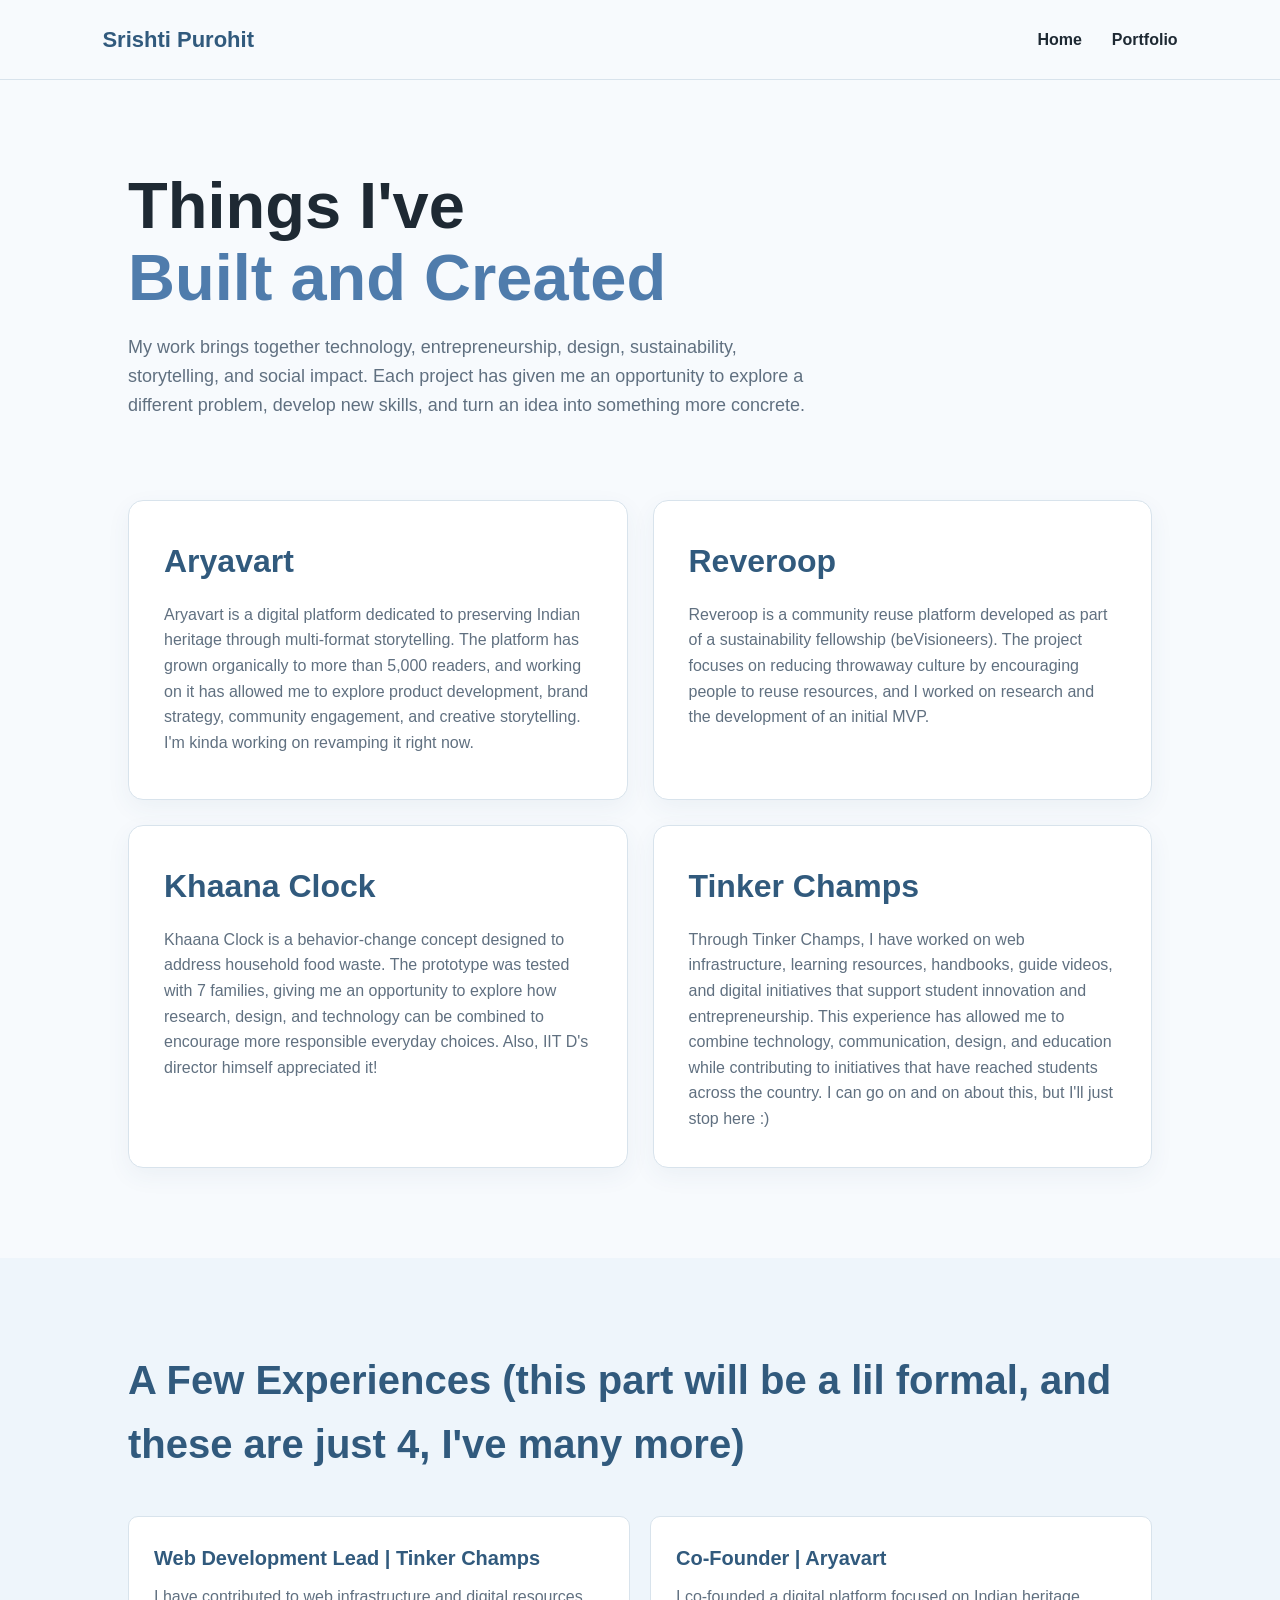
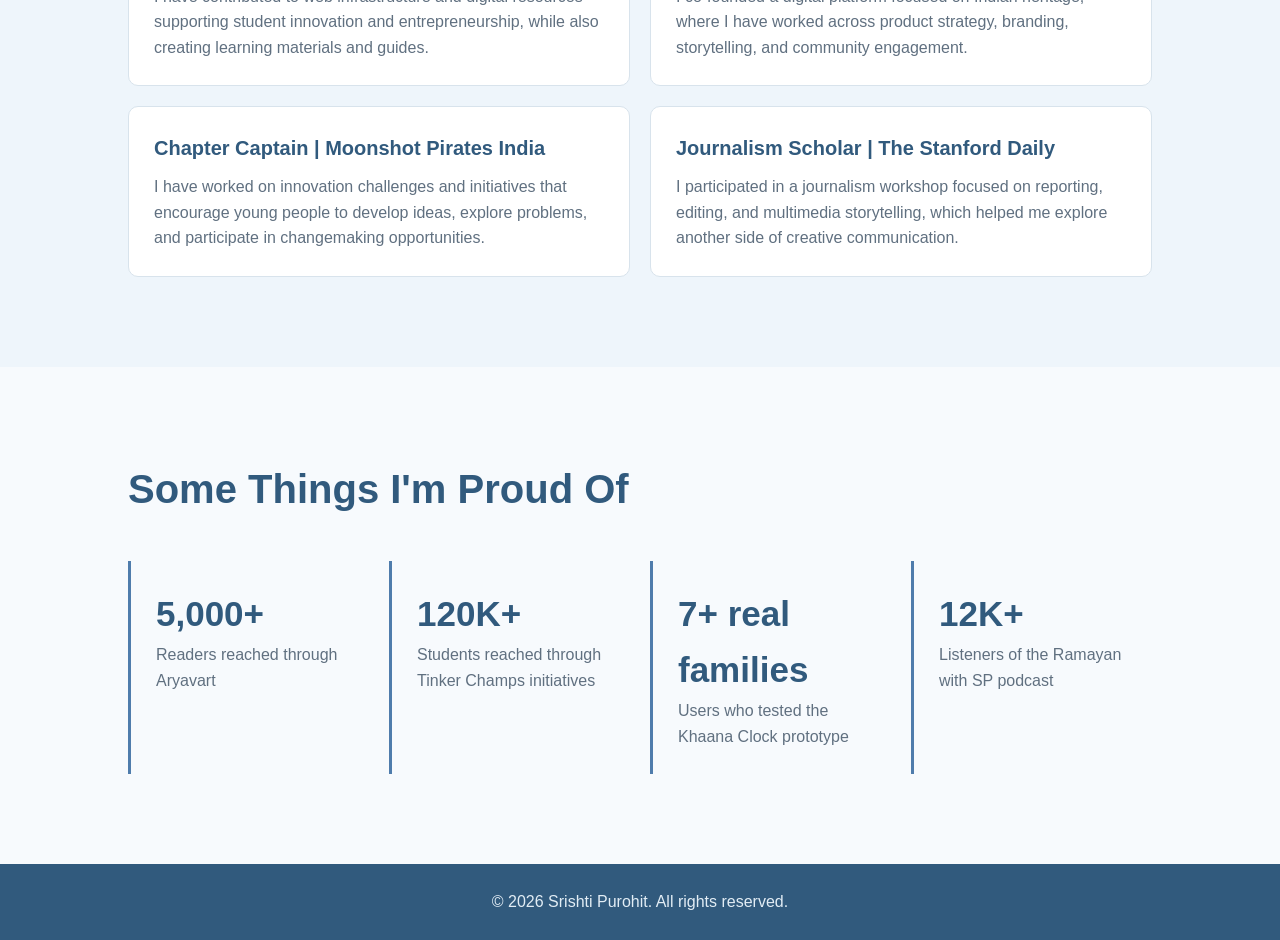
<file: portfolio.html>
<!DOCTYPE html>
<html lang="en">

<head>
    <meta charset="UTF-8">
    <meta name="viewport" content="width=device-width, initial-scale=1.0">

    <title>My Portfolio</title>

    <link rel="stylesheet" href="style.css">
</head>

<body>

    <nav class="navbar">

        <h2>Srishti Purohit</h2>

        <div class="nav-links">
            <a href="index.html">Home</a>
            <a href="portfolio.html">Portfolio</a>
        </div>

    </nav>

    <section class="portfolio-intro">

        <h1>
            Things I've<br>
            <span>Built and Created</span>
        </h1>

        <p>
            My work brings together technology, entrepreneurship, design,
            sustainability, storytelling, and social impact. Each project
            has given me an opportunity to explore a different problem,
            develop new skills, and turn an idea into something more concrete.
        </p>

    </section>

    <section class="projects">

        <div class="project-card">

            <h2>Aryavart</h2>

            <p>
                Aryavart is a digital platform dedicated to preserving Indian
                heritage through multi-format storytelling. The platform has
                grown organically to more than 5,000 readers, and working on it
                has allowed me to explore product development, brand strategy,
                community engagement, and creative storytelling. I'm kinda working on
                revamping it right now.
            </p>

        </div>

        <div class="project-card">

            <h2>Reveroop</h2>

            <p>
                Reveroop is a community reuse platform developed as part of
                a sustainability fellowship (beVisioneers). The project focuses on reducing
                throwaway culture by encouraging people to reuse resources,
                and I worked on research and the development of an initial MVP.
            </p>

        </div>

                <div class="project-card">

            <h2>Khaana Clock</h2>

            <p>
                Khaana Clock is a behavior-change concept designed to address
                household food waste. The prototype was tested with 7 families,
                giving me an opportunity to explore how research,
                design, and technology can be combined to encourage more
                responsible everyday choices.

                Also, IIT D's director himself appreciated it!
            </p>

        </div>
        
        <div class="project-card">

            <h2>Tinker Champs</h2>

            <p>
                Through Tinker Champs, I have worked on web infrastructure,
                learning resources, handbooks, guide videos, and digital
                initiatives that support student innovation and entrepreneurship.
                This experience has allowed me to combine technology, communication,
                design, and education while contributing to initiatives that
                have reached students across the country.

                I can go on and on about this, but I'll just stop here :)
            </p>

        </div>

    </section>

    <section class="experience">

        <h2>A Few Experiences (this part will be a lil formal, and these are just 4, I've many more)</h2>

        <div class="timeline">

            <div class="timeline-item">

                <h3>Web Development Lead | Tinker Champs</h3>

                <p>
                    I have contributed to web infrastructure and digital
                    resources supporting student innovation and entrepreneurship,
                    while also creating learning materials and guides.
                </p>

            </div>

            <div class="timeline-item">

                <h3>Co-Founder | Aryavart</h3>

                <p>
                    I co-founded a digital platform focused on Indian heritage,
                    where I have worked across product strategy, branding,
                    storytelling, and community engagement.
                </p>

            </div>

            <div class="timeline-item">

                <h3>Chapter Captain | Moonshot Pirates India</h3>

                <p>
                    I have worked on innovation challenges and initiatives that
                    encourage young people to develop ideas, explore problems,
                    and participate in changemaking opportunities.
                </p>

            </div>

            <div class="timeline-item">

                <h3>Journalism Scholar | The Stanford Daily</h3>

                <p>
                    I participated in a journalism workshop focused on reporting,
                    editing, and multimedia storytelling, which helped me explore
                    another side of creative communication.
                </p>

            </div>

        </div>

    </section>

    <section class="achievements">

        <h2>Some Things I'm Proud Of</h2>

        <div class="achievement-grid">

            <div>
                <strong>5,000+</strong>
                <p>Readers reached through Aryavart</p>
            </div>

            <div>
                <strong>120K+</strong>
                <p>Students reached through Tinker Champs initiatives</p>
            </div>

            <div>
                <strong>7+ real families</strong>
                <p>Users who tested the Khaana Clock prototype</p>
            </div>

            <div>
                <strong>12K+</strong>
                <p>Listeners of the Ramayan with SP podcast</p>
            </div>

        </div>

    </section>

        <footer>

        <p>
            © 2026 Srishti Purohit. All rights reserved.
        </p>

    </footer>

</body>

</html>
</file>
<file: style.css>
* {
    box-sizing: border-box;
    margin: 0;
    padding: 0;
}

body {
    font-family: Arial, sans-serif;
    background-color: #F7FAFD;
    color: #1E2933;
    line-height: 1.6;
}

.navbar {
    width: 100%;
    padding: 22px 8%;
    display: flex;
    justify-content: space-between;
    align-items: center;
    background-color: #F7FAFD;
    border-bottom: 1px solid #D8E3EC;
}

.navbar h2 {
    font-size: 22px;
    color: #315A7D;
}

.nav-links {
    display: flex;
    gap: 30px;
}

.nav-links a {
    text-decoration: none;
    color: #1E2933;
    font-weight: bold;
}

.nav-links a:hover {
    color: #4F7CAC;
}

.hero {
    min-height: 600px;
    padding: 80px 10%;
    display: flex;
    align-items: center;
    justify-content: space-between;
    gap: 60px;
}

.hero-text {
    max-width: 650px;
}

.hero h1 {
    font-size: 70px;
    line-height: 1.05;
    margin-bottom: 25px;
}

.hero h1 span {
    color: #4F7CAC;
}

.hero-text > p {
    font-size: 19px;
    color: #607080;
    max-width: 570px;
}

.button {
    display: inline-block;
    margin-top: 30px;
    padding: 13px 25px;
    background-color: #315A7D;
    color: white;
    text-decoration: none;
    border: none;
    border-radius: 7px;
    font-family: Arial, sans-serif;
    font-size: 16px;
    font-weight: bold;
    cursor: pointer;
}

.button:hover {
    background-color: #4F7CAC;
}

.photo-card {
    width: 330px;
    background-color: #315A7D;
    color: white;
    border-radius: 25px;
    overflow: hidden;
    transform: rotate(3deg);
    box-shadow: 0 15px 35px rgba(49, 90, 125, 0.18);
}

.photo-card img {
    width: 100%;
    height: 280px;
    object-fit: cover;
    display: block;
}

.photo-text {
    padding: 25px;
}

.photo-text h3 {
    font-size: 25px;
    margin-bottom: 12px;
}

.photo-text p {
    color: #E2EDF5;
}

.about {
    background-color: #315A7D;
    color: white;
    padding: 100px 15%;
    text-align: center;
}

.about h2 {
    font-size: 45px;
    line-height: 1.2;
    margin-bottom: 25px;
}

.about p {
    max-width: 800px;
    margin: auto;
    color: #E2EDF5;
    font-size: 17px;
}

.skills {
    padding: 90px 8%;
    text-align: center;
}

.skills h2 {
    font-size: 40px;
    color: #315A7D;
}

.skill-grid {
    display: flex;
    justify-content: center;
    gap: 25px;
    margin-top: 40px;
    flex-wrap: wrap;
}

.skill-card {
    width: 280px;
    background-color: white;
    padding: 35px 25px;
    border: 1px solid #D8E3EC;
    border-radius: 12px;
    text-align: left;
    box-shadow: 0 8px 25px rgba(49, 90, 125, 0.06);
}

.skill-card h3 {
    font-size: 21px;
    margin-bottom: 10px;
    color: #315A7D;
}

.skill-card p {
    color: #607080;
}

.fun-section {
    padding: 80px 10%;
    text-align: center;
    background-color: #EEF5FB;
}

.fun-section h2 {
    font-size: 40px;
    margin-bottom: 15px;
    color: #315A7D;
}

.fun-section > p {
    max-width: 650px;
    margin: 0 auto;
    color: #607080;
}

.food-list {
    display: none;
    margin: 30px auto 0;
    max-width: 350px;
}

.food-list p {
    background-color: white;
    color: #315A7D;
    padding: 12px;
    margin: 8px 0;
    border-radius: 8px;
    border: 1px solid #D8E3EC;
}

.fandom-section {
    padding: 80px 10%;
    text-align: center;
}

.fandom-card {
    max-width: 750px;
    margin: auto;
    background-color: white;
    border: 1px solid #D8E3EC;
    border-radius: 15px;
    padding: 40px;
    box-shadow: 0 8px 25px rgba(49, 90, 125, 0.07);
}

.fandom-card h2 {
    font-size: 35px;
    margin-bottom: 15px;
    color: #315A7D;
}

.fandom-card p {
    color: #607080;
    font-size: 17px;
}

.batman-section {
    padding: 80px 10%;
    text-align: center;
    background-color: #EEF5FB;
}

.batman-section h2 {
    font-size: 40px;
    color: #315A7D;
    margin-bottom: 30px;
}

.batman-section img {
    width: 100%;
    max-width: 700px;
    max-height: 450px;
    object-fit: cover;
    border-radius: 15px;
    box-shadow: 0 15px 35px rgba(49, 90, 125, 0.15);
}

.image-credit {
    margin-top: 12px;
    color: #718096;
    font-size: 14px;
}

.image-credit a {
    color: #4F7CAC;
    text-decoration: none;
}

.image-credit a:hover {
    text-decoration: underline;
}

.portfolio-intro {
    padding: 90px 10% 60px;
}

.portfolio-intro h1 {
    font-size: 65px;
    line-height: 1.1;
    margin-bottom: 20px;
}

.portfolio-intro h1 span {
    color: #4F7CAC;
}

.portfolio-intro p {
    max-width: 700px;
    color: #607080;
    font-size: 18px;
}

.projects {
    padding: 20px 10% 90px;
    display: grid;
    grid-template-columns: 1fr 1fr;
    gap: 25px;
}

.project-card {
    background-color: white;
    border: 1px solid #D8E3EC;
    border-radius: 15px;
    padding: 35px;
    min-height: 300px;
    box-shadow: 0 8px 25px rgba(49, 90, 125, 0.06);
}

.project-card h2 {
    font-size: 32px;
    margin-bottom: 15px;
    color: #315A7D;
}

.project-card p {
    color: #607080;
}

.experience {
    background-color: #EEF5FB;
    padding: 90px 10%;
}

.experience h2,
.achievements h2 {
    font-size: 40px;
    margin-bottom: 40px;
    color: #315A7D;
}

.timeline {
    display: grid;
    grid-template-columns: 1fr 1fr;
    gap: 20px;
}

.timeline-item {
    background-color: white;
    padding: 25px;
    border-radius: 10px;
    border: 1px solid #D8E3EC;
}

.timeline-item h3 {
    font-size: 20px;
    margin-bottom: 10px;
    color: #315A7D;
}

.timeline-item p {
    color: #607080;
}

.achievements {
    padding: 90px 10%;
}

.achievement-grid {
    display: grid;
    grid-template-columns: repeat(4, 1fr);
    gap: 20px;
}

.achievement-grid div {
    padding: 25px;
    border-left: 3px solid #4F7CAC;
}

.achievement-grid strong {
    font-size: 35px;
    color: #315A7D;
}

.achievement-grid p {
    color: #607080;
}

footer {
    background-color: #315A7D;
    color: white;
    text-align: center;
    padding: 25px;
}

footer p {
    color: #E2EDF5;
}

@media (max-width: 750px) {

    .navbar {
        padding: 20px;
    }

    .hero {
        flex-direction: column;
        padding: 60px 25px;
        text-align: center;
    }

    .hero h1 {
        font-size: 50px;
    }

    .photo-card {
        width: 280px;
        transform: rotate(2deg);
    }

    .photo-card img {
        height: 240px;
    }

    .about {
        padding: 70px 25px;
    }

    .about h2 {
        font-size: 35px;
    }

    .portfolio-intro {
        padding: 60px 25px 40px;
    }

    .portfolio-intro h1 {
        font-size: 45px;
    }

    .projects {
        grid-template-columns: 1fr;
        padding: 20px 25px 60px;
    }

    .timeline {
        grid-template-columns: 1fr;
    }

    .achievement-grid {
        grid-template-columns: 1fr 1fr;
    }

    .batman-section img {
        max-height: 300px;
    }
}
</file>
